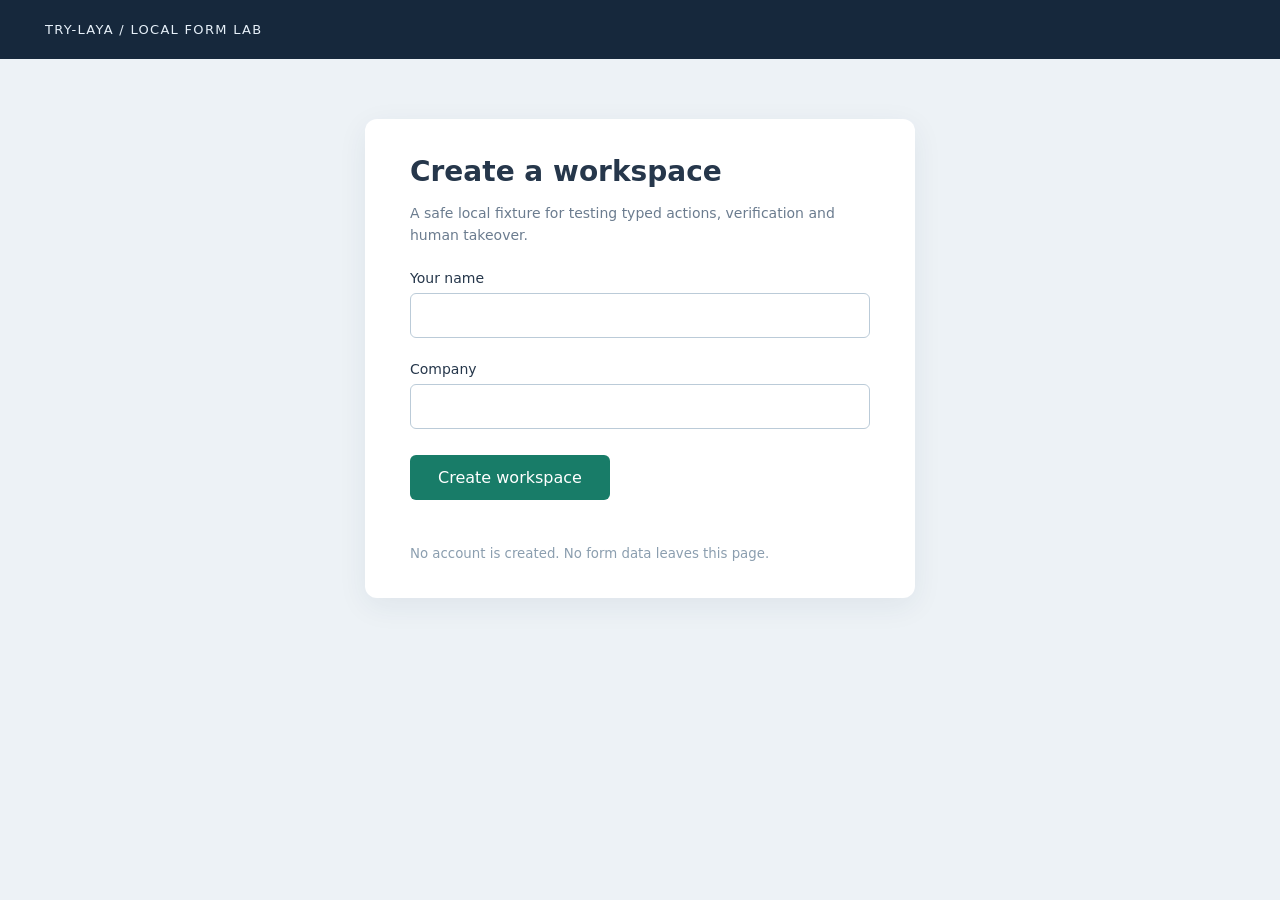
<file: src/laya_runtime/static/form.html>
<!doctype html><html lang="en"><meta charset="utf-8"><title>Local Form Lab</title><style>body{margin:0;font:16px system-ui;background:#edf2f6;color:#26374b}.top{background:#16283c;color:#e6f0f9;padding:22px 45px;letter-spacing:.1em;font-size:13px}.card{background:white;margin:60px auto;padding:36px 45px;width:460px;border-radius:12px;box-shadow:0 8px 30px #193b5a12}h1{font-size:28px;margin:0 0 9px}p{color:#6b7c8f;font-size:14px;line-height:1.6}label{display:block;margin:23px 0 7px;font-size:14px}input{box-sizing:border-box;width:100%;padding:12px;border:1px solid #bbcbd8;border-radius:6px;font:inherit}button{background:#187c68;color:white;border:0;padding:13px 28px;border-radius:6px;font:inherit;margin-top:26px;cursor:pointer}#result{color:#187c68;min-height:25px;margin-top:18px;font-weight:700}small{color:#8b9eaf}</style><div class="top">TRY-LAYA / LOCAL FORM LAB</div><div class="card"><h1>Create a workspace</h1><p>A safe local fixture for testing typed actions, verification and human takeover.</p><form id="form"><label for="name">Your name</label><input id="name" name="name" required autocomplete="off"><label for="company">Company</label><input id="company" name="company" required autocomplete="off"><button id="submit" type="submit">Create workspace</button></form><div id="result"></div><small>No account is created. No form data leaves this page.</small></div><script>document.getElementById('form').addEventListener('submit',e=>{e.preventDefault();document.getElementById('result').textContent='Saved';});</script></html>
</file>
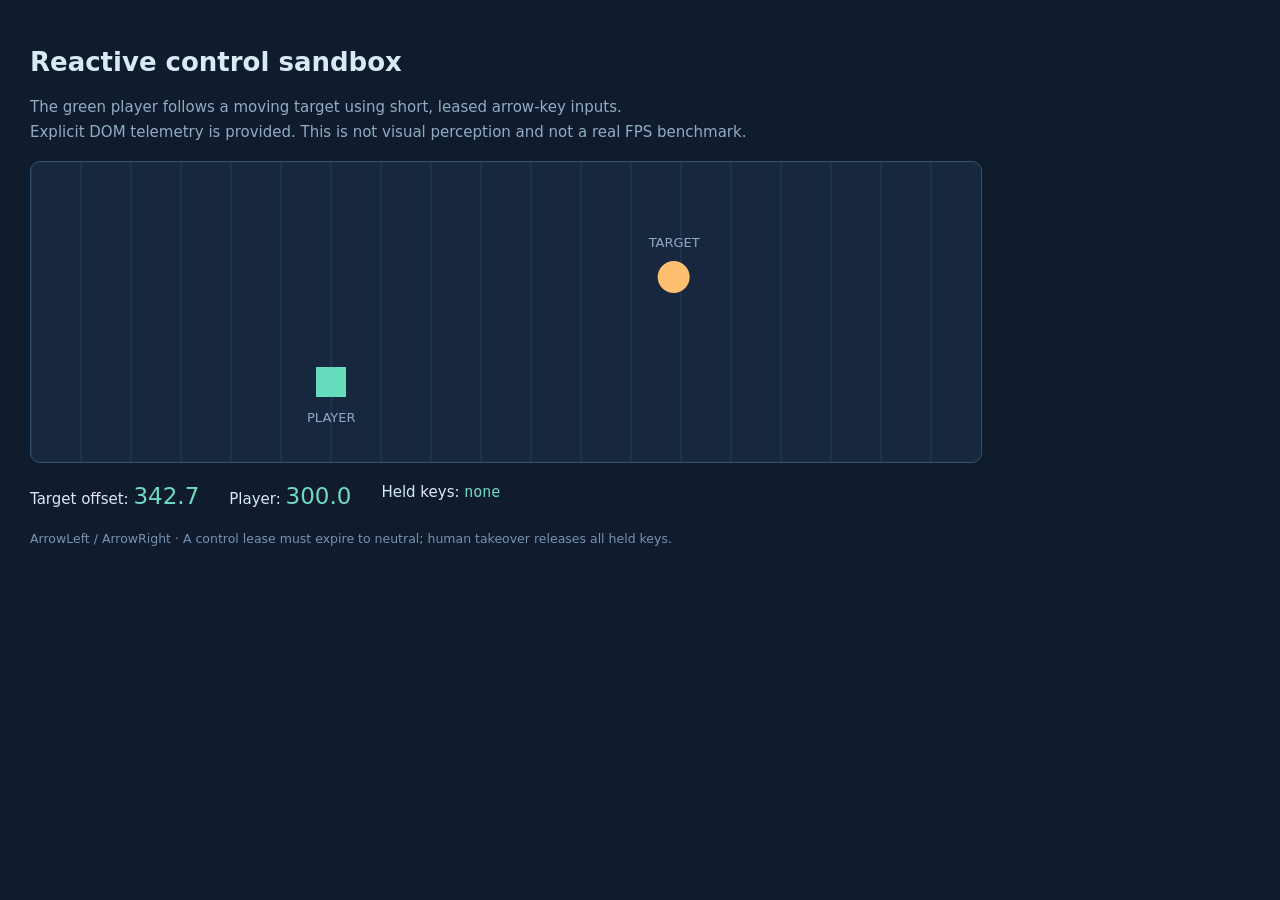
<file: src/laya_runtime/static/reaction.html>
<!doctype html><html lang="en"><meta charset="utf-8"><title>Reaction Sandbox</title><style>body{margin:0;background:#101c2d;color:#d9e9f6;font:15px system-ui;padding:30px}h1{font-size:26px}p{color:#91abc5;line-height:1.7}canvas{background:#16273e;border:1px solid #35516e;border-radius:10px;display:block}code{color:#70dac1}.metrics{display:flex;gap:30px;margin:20px 0}.metrics span{font-size:23px;color:#70dac1}small{color:#7693b0}</style><h1>Reactive control sandbox</h1><p>The green player follows a moving target using short, leased arrow-key inputs.<br>Explicit DOM telemetry is provided. This is not visual perception and not a real FPS benchmark.</p><canvas id="arena" width="950" height="300"></canvas><div class="metrics"><div>Target offset: <span id="offset">150</span></div><div>Player: <span id="player">300</span></div><div>Held keys: <code id="keys">none</code></div></div><small>ArrowLeft / ArrowRight · A control lease must expire to neutral; human takeover releases all held keys.</small><script>
let x=300, t=0, last=performance.now();const held=new Set(),ctx=document.getElementById('arena').getContext('2d');
window.addEventListener('keydown',e=>{if(e.key.startsWith('Arrow')){e.preventDefault();held.add(e.key);}});window.addEventListener('keyup',e=>held.delete(e.key));
function draw(now){const dt=Math.min(.05,(now-last)/1000);last=now;t+=dt;const target=475+Math.sin(t*.5)*260;if(held.has('ArrowRight'))x+=240*dt;if(held.has('ArrowLeft'))x-=240*dt;x=Math.max(20,Math.min(930,x));ctx.clearRect(0,0,950,300);ctx.strokeStyle='#25405d';for(let i=0;i<950;i+=50){ctx.beginPath();ctx.moveTo(i,0);ctx.lineTo(i,300);ctx.stroke();}ctx.fillStyle='#ffbf71';ctx.beginPath();ctx.arc(target,115,16,0,Math.PI*2);ctx.fill();ctx.fillStyle='#65ddbc';ctx.fillRect(x-15,205,30,30);ctx.fillStyle='#8fa9c5';ctx.font='13px system-ui';ctx.fillText('TARGET',target-25,85);ctx.fillText('PLAYER',x-24,260);document.getElementById('offset').textContent=(target-x).toFixed(1);document.getElementById('player').textContent=x.toFixed(1);document.getElementById('keys').textContent=[...held].join(', ')||'none';requestAnimationFrame(draw);}requestAnimationFrame(draw);
</script></html>
</file>
